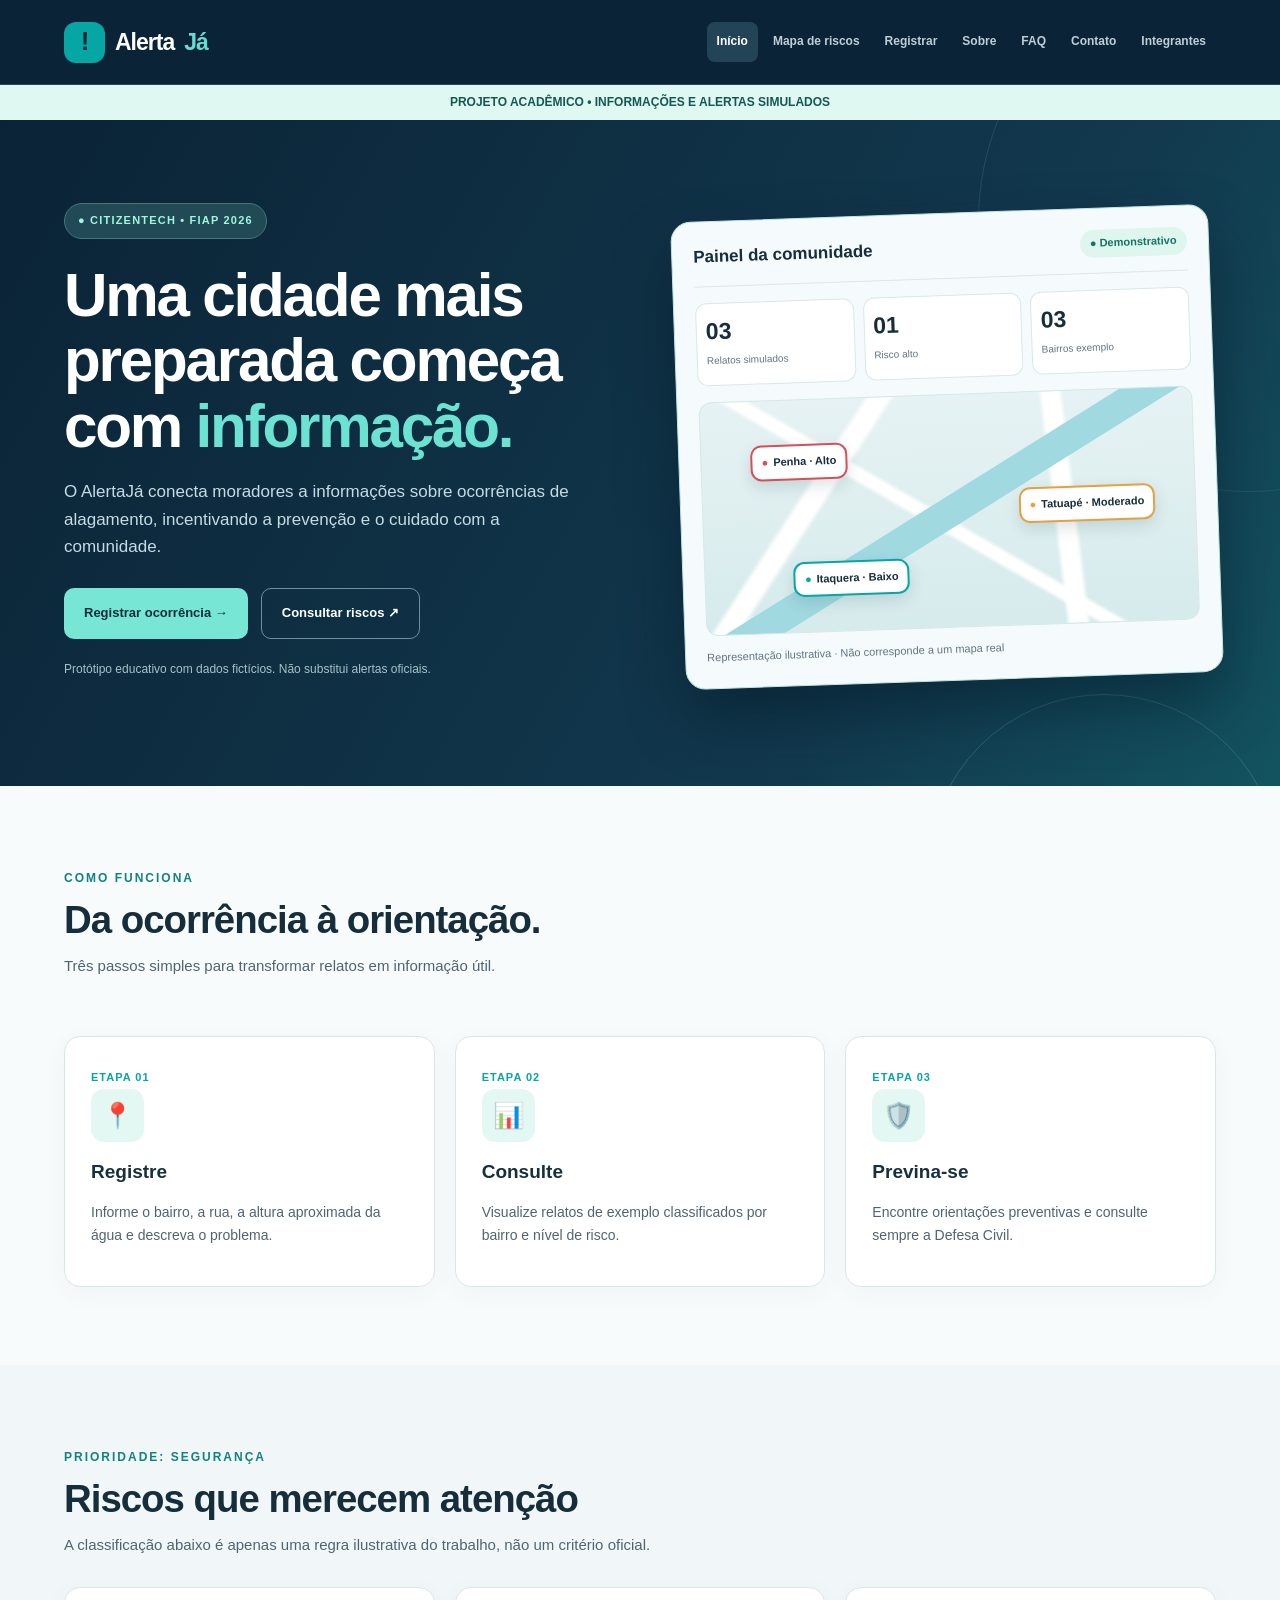
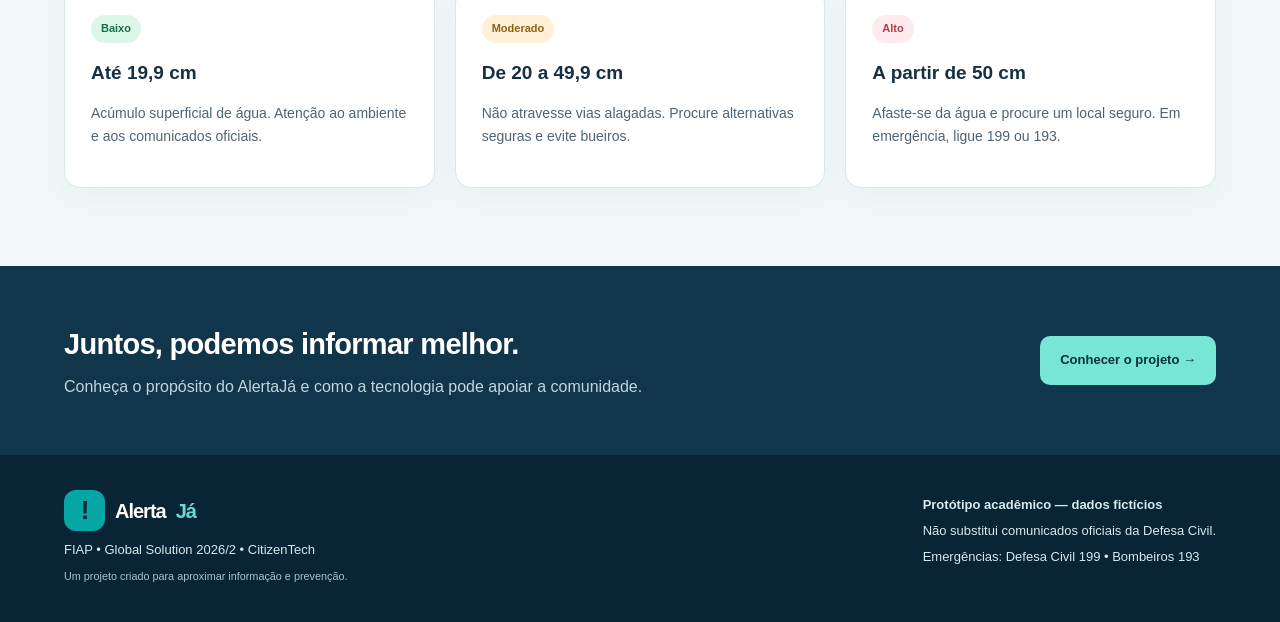
<file: AlertaJa-GlobalSolution-2026/index.html>
<!DOCTYPE html>
<html lang="pt-BR"><head><meta charset="utf-8"/><meta content="width=device-width, initial-scale=1" name="viewport"/><meta content="AlertaJá — protótipo acadêmico de prevenção e informação sobre alagamentos" name="description"/><title>Início | AlertaJá</title><link href="assets/icone.svg" rel="icon" type="image/svg+xml"/><link href="css/estilos.css" rel="stylesheet"/></head>
<body><header class="topo"><div class="container barra"><a class="marca" href="index.html"><span class="marca-sinal">!</span>Alerta<span class="destaque">Já</span></a><button aria-expanded="false" aria-label="Abrir ou fechar menu" class="menu-botao" id="botao-menu" type="button">☰</button><nav aria-label="Navegação principal" class="links" id="links-menu"><a aria-current="page" class="ativo" href="index.html">Início</a><a class="" href="mapa-riscos.html">Mapa de riscos</a><a class="" href="registrar-ocorrencia.html">Registrar</a><a class="" href="sobre.html">Sobre</a><a class="" href="faq.html">FAQ</a><a class="" href="contato.html">Contato</a><a class="" href="integrantes.html">Integrantes</a></nav></div></header>
<div class="strip">PROJETO ACADÊMICO • INFORMAÇÕES E ALERTAS SIMULADOS</div>
<section class="hero"><div class="container hero-grid"><div class="hero-conteudo"><span class="etiqueta">● CITIZENTECH • FIAP 2026</span><h1>Uma cidade mais preparada começa com <span>informação.</span></h1><p>O AlertaJá conecta moradores a informações sobre ocorrências de alagamento, incentivando a prevenção e o cuidado com a comunidade.</p><div class="botoes"><a class="botao claro" href="registrar-ocorrencia.html">Registrar ocorrência →</a><a class="botao outline" href="mapa-riscos.html">Consultar riscos ↗</a></div><p class="mini-info">Protótipo educativo com dados fictícios. Não substitui alertas oficiais.</p></div><div class="hero-visual"><div class="dashboard"><div class="dash-head"><strong>Painel da comunidade</strong><span class="pill">● Demonstrativo</span></div><div class="dash-stats"><div class="stat"><b>03</b><small>Relatos simulados</small></div><div class="stat"><b>01</b><small>Risco alto</small></div><div class="stat"><b>03</b><small>Bairros exemplo</small></div></div><div class="map-visual"><div class="river"></div><a class="pin p1 risco-alto" href="mapa-riscos.html" title="Consultar ocorrências">Penha · Alto</a><a class="pin p2 risco-medio" href="mapa-riscos.html" title="Consultar ocorrências">Tatuapé · Moderado</a><a class="pin p3" href="mapa-riscos.html" title="Consultar ocorrências">Itaquera · Baixo</a></div><div class="dash-bottom">Representação ilustrativa · Não corresponde a um mapa real</div></div></div></div></section><main><section class="secao"><div class="container"><span class="eyebrow">COMO FUNCIONA</span><div class="cabecalho-secao"><div><h2>Da ocorrência à orientação.</h2><p class="subtitulo">Três passos simples para transformar relatos em informação útil.</p></div></div><div class="grade"><article class="cartao"><span class="numero">ETAPA 01</span><div class="icone">📍</div><h3>Registre</h3><p>Informe o bairro, a rua, a altura aproximada da água e descreva o problema.</p></article><article class="cartao"><span class="numero">ETAPA 02</span><div class="icone">📊</div><h3>Consulte</h3><p>Visualize relatos de exemplo classificados por bairro e nível de risco.</p></article><article class="cartao"><span class="numero">ETAPA 03</span><div class="icone">🛡️</div><h3>Previna-se</h3><p>Encontre orientações preventivas e consulte sempre a Defesa Civil.</p></article></div></div></section><section class="secao secao-fundo"><div class="container"><span class="eyebrow">PRIORIDADE: SEGURANÇA</span><h2>Riscos que merecem atenção</h2><p class="subtitulo">A classificação abaixo é apenas uma regra ilustrativa do trabalho, não um critério oficial.</p><div class="grade"><article class="cartao"><span class="risco baixo">Baixo</span><h3>Até 19,9 cm</h3><p>Acúmulo superficial de água. Atenção ao ambiente e aos comunicados oficiais.</p></article><article class="cartao"><span class="risco moderado">Moderado</span><h3>De 20 a 49,9 cm</h3><p>Não atravesse vias alagadas. Procure alternativas seguras e evite bueiros.</p></article><article class="cartao"><span class="risco alto">Alto</span><h3>A partir de 50 cm</h3><p>Afaste-se da água e procure um local seguro. Em emergência, ligue 199 ou 193.</p></article></div></div></section><section class="faixa"><div class="container faixa-conteudo"><div><h2>Juntos, podemos informar melhor.</h2><p>Conheça o propósito do AlertaJá e como a tecnologia pode apoiar a comunidade.</p></div><a class="botao claro" href="sobre.html">Conhecer o projeto →</a></div></section></main>

<footer class="rodape"><div class="container"><div><a class="marca" href="index.html"><span class="marca-sinal">!</span>Alerta<span class="destaque">Já</span></a><p>FIAP • Global Solution 2026/2 • CitizenTech</p><small>Um projeto criado para aproximar informação e prevenção.</small></div><div><p><strong>Protótipo acadêmico — dados fictícios</strong></p><p>Não substitui comunicados oficiais da Defesa Civil.</p><p>Emergências: Defesa Civil 199 • Bombeiros 193</p></div></div></footer><script defer="True" src="js/main.js"></script></body></html>
</file>
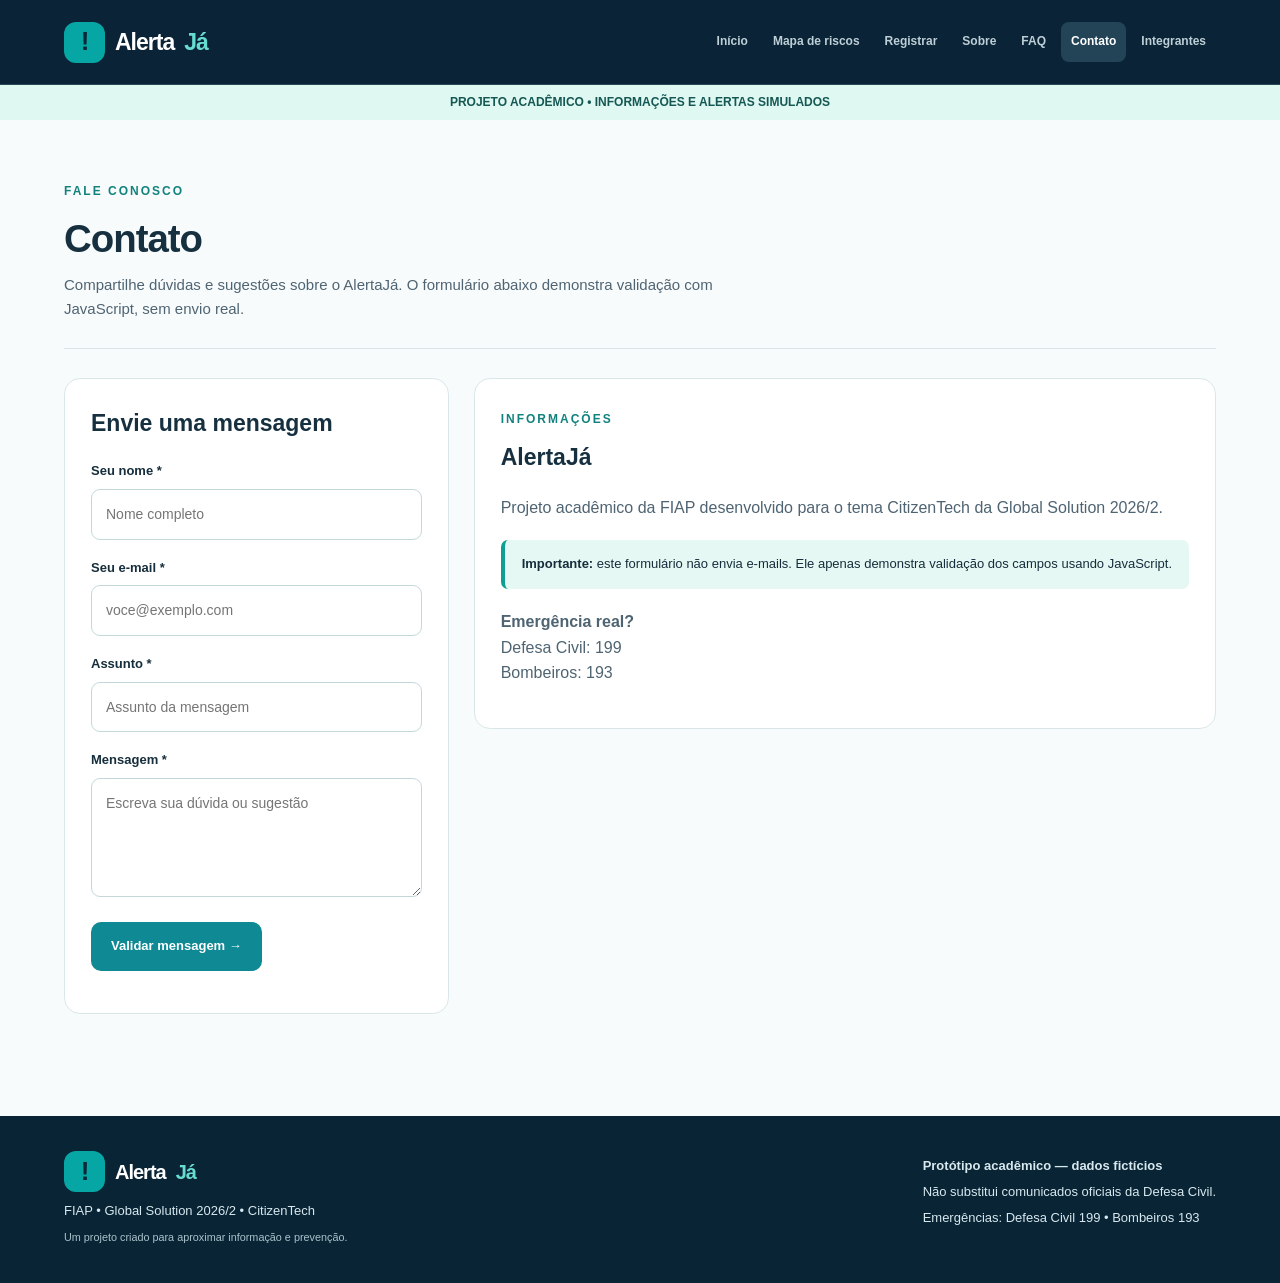
<file: AlertaJa-GlobalSolution-2026/contato.html>
<!DOCTYPE html>
<html lang="pt-BR"><head><meta charset="utf-8"/><meta content="width=device-width, initial-scale=1" name="viewport"/><meta content="AlertaJá — protótipo acadêmico de prevenção e informação sobre alagamentos" name="description"/><title>Contato | AlertaJá</title><link href="assets/icone.svg" rel="icon" type="image/svg+xml"/><link href="css/estilos.css" rel="stylesheet"/></head>
<body><header class="topo"><div class="container barra"><a class="marca" href="index.html"><span class="marca-sinal">!</span>Alerta<span class="destaque">Já</span></a><button aria-expanded="false" aria-label="Abrir ou fechar menu" class="menu-botao" id="botao-menu" type="button">☰</button><nav aria-label="Navegação principal" class="links" id="links-menu"><a class="" href="index.html">Início</a><a class="" href="mapa-riscos.html">Mapa de riscos</a><a class="" href="registrar-ocorrencia.html">Registrar</a><a class="" href="sobre.html">Sobre</a><a class="" href="faq.html">FAQ</a><a aria-current="page" class="ativo" href="contato.html">Contato</a><a class="" href="integrantes.html">Integrantes</a></nav></div></header>
<div class="strip">PROJETO ACADÊMICO • INFORMAÇÕES E ALERTAS SIMULADOS</div><main class="pagina"><div class="container"><div class="pagina-titulo"><span class="eyebrow">FALE CONOSCO</span><h1>Contato</h1><p class="intro">Compartilhe dúvidas e sugestões sobre o AlertaJá. O formulário abaixo demonstra validação com JavaScript, sem envio real.</p></div><div class="duas-colunas"><div class="painel"><h2>Envie uma mensagem</h2><form class="formulario" id="form-contato" novalidate=""><div class="campo"><label for="nome">Seu nome *</label><input id="nome" placeholder="Nome completo" required="" type="text"/></div><div class="campo"><label for="email">Seu e-mail *</label><input id="email" placeholder="voce@exemplo.com" required="" type="email"/></div><div class="campo"><label for="assunto">Assunto *</label><input id="assunto" minlength="3" placeholder="Assunto da mensagem" required="True" type="text"/></div><div class="campo"><label for="mensagem">Mensagem *</label><textarea id="mensagem" placeholder="Escreva sua dúvida ou sugestão" required=""></textarea></div><button class="botao" type="submit">Validar mensagem →</button><p class="mensagem" id="resposta-contato" role="status"></p></form></div><aside class="painel"><span class="eyebrow">INFORMAÇÕES</span><h2>AlertaJá</h2><p>Projeto acadêmico da FIAP desenvolvido para o tema CitizenTech da Global Solution 2026/2.</p><div class="aviso"><strong>Importante:</strong> este formulário não envia e-mails. Ele apenas demonstra validação dos campos usando JavaScript.</div><p><strong>Emergência real?</strong><br/>Defesa Civil: 199<br/>Bombeiros: 193</p></aside></div></div></main>
<footer class="rodape"><div class="container"><div><a class="marca" href="index.html"><span class="marca-sinal">!</span>Alerta<span class="destaque">Já</span></a><p>FIAP • Global Solution 2026/2 • CitizenTech</p><small>Um projeto criado para aproximar informação e prevenção.</small></div><div><p><strong>Protótipo acadêmico — dados fictícios</strong></p><p>Não substitui comunicados oficiais da Defesa Civil.</p><p>Emergências: Defesa Civil 199 • Bombeiros 193</p></div></div></footer><script defer="True" src="js/main.js"></script></body></html>
</file>
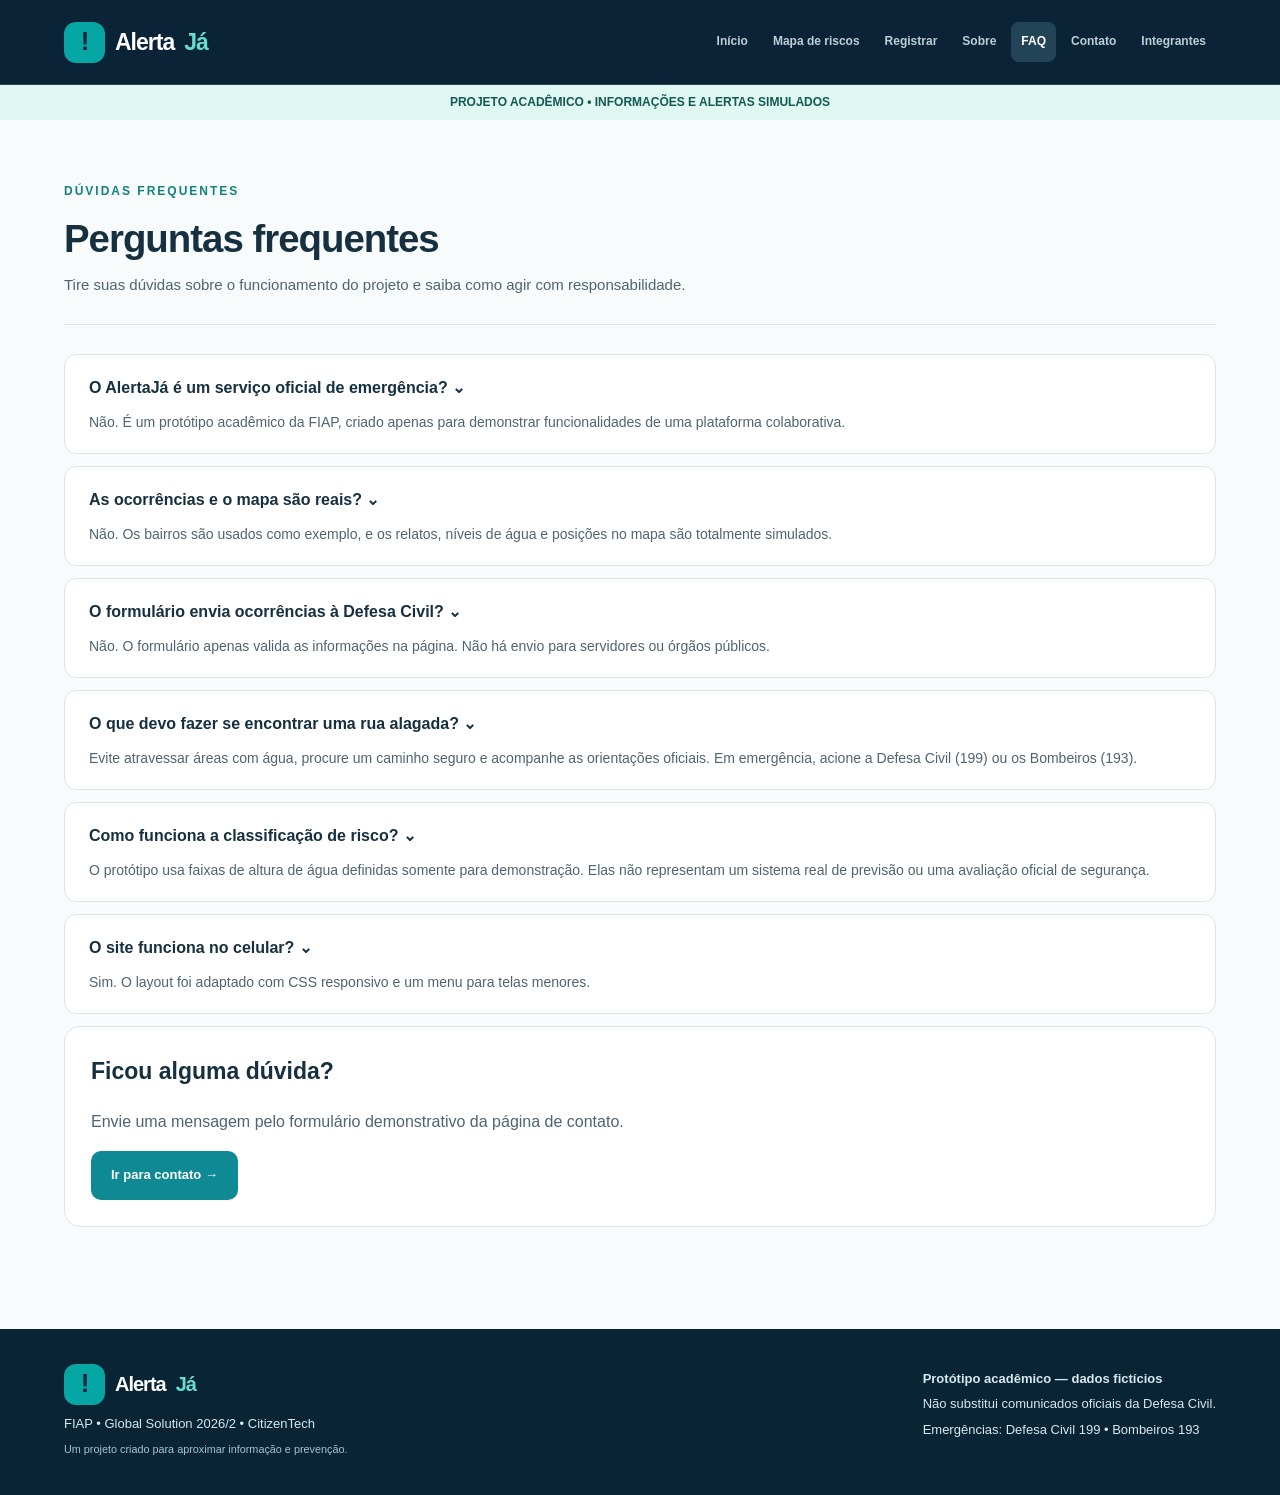
<file: AlertaJa-GlobalSolution-2026/faq.html>
<!DOCTYPE html>
<html lang="pt-BR"><head><meta charset="utf-8"/><meta content="width=device-width, initial-scale=1" name="viewport"/><meta content="AlertaJá — protótipo acadêmico de prevenção e informação sobre alagamentos" name="description"/><title>Perguntas frequentes | AlertaJá</title><link href="assets/icone.svg" rel="icon" type="image/svg+xml"/><link href="css/estilos.css" rel="stylesheet"/></head>
<body><header class="topo"><div class="container barra"><a class="marca" href="index.html"><span class="marca-sinal">!</span>Alerta<span class="destaque">Já</span></a><button aria-expanded="false" aria-label="Abrir ou fechar menu" class="menu-botao" id="botao-menu" type="button">☰</button><nav aria-label="Navegação principal" class="links" id="links-menu"><a class="" href="index.html">Início</a><a class="" href="mapa-riscos.html">Mapa de riscos</a><a class="" href="registrar-ocorrencia.html">Registrar</a><a class="" href="sobre.html">Sobre</a><a aria-current="page" class="ativo" href="faq.html">FAQ</a><a class="" href="contato.html">Contato</a><a class="" href="integrantes.html">Integrantes</a></nav></div></header>
<div class="strip">PROJETO ACADÊMICO • INFORMAÇÕES E ALERTAS SIMULADOS</div><main class="pagina"><div class="container"><div class="pagina-titulo"><span class="eyebrow">DÚVIDAS FREQUENTES</span><h1>Perguntas frequentes</h1><p class="intro">Tire suas dúvidas sobre o funcionamento do projeto e saiba como agir com responsabilidade.</p></div><div class="pergunta"><button aria-expanded="true" class="pergunta-botao" type="button">O AlertaJá é um serviço oficial de emergência? <span aria-hidden="true">⌄</span></button><p class="resposta-faq">Não. É um protótipo acadêmico da FIAP, criado apenas para demonstrar funcionalidades de uma plataforma colaborativa.</p></div><div class="pergunta"><button aria-expanded="true" class="pergunta-botao" type="button">As ocorrências e o mapa são reais? <span aria-hidden="true">⌄</span></button><p class="resposta-faq">Não. Os bairros são usados como exemplo, e os relatos, níveis de água e posições no mapa são totalmente simulados.</p></div><div class="pergunta"><button aria-expanded="true" class="pergunta-botao" type="button">O formulário envia ocorrências à Defesa Civil? <span aria-hidden="true">⌄</span></button><p class="resposta-faq">Não. O formulário apenas valida as informações na página. Não há envio para servidores ou órgãos públicos.</p></div><div class="pergunta"><button aria-expanded="true" class="pergunta-botao" type="button">O que devo fazer se encontrar uma rua alagada? <span aria-hidden="true">⌄</span></button><p class="resposta-faq">Evite atravessar áreas com água, procure um caminho seguro e acompanhe as orientações oficiais. Em emergência, acione a Defesa Civil (199) ou os Bombeiros (193).</p></div><div class="pergunta"><button aria-expanded="true" class="pergunta-botao" type="button">Como funciona a classificação de risco? <span aria-hidden="true">⌄</span></button><p class="resposta-faq">O protótipo usa faixas de altura de água definidas somente para demonstração. Elas não representam um sistema real de previsão ou uma avaliação oficial de segurança.</p></div><div class="pergunta"><button aria-expanded="true" class="pergunta-botao" type="button">O site funciona no celular? <span aria-hidden="true">⌄</span></button><p class="resposta-faq">Sim. O layout foi adaptado com CSS responsivo e um menu para telas menores.</p></div><div class="painel"><h2>Ficou alguma dúvida?</h2><p>Envie uma mensagem pelo formulário demonstrativo da página de contato.</p><a class="botao" href="contato.html">Ir para contato →</a></div></div></main>
<footer class="rodape"><div class="container"><div><a class="marca" href="index.html"><span class="marca-sinal">!</span>Alerta<span class="destaque">Já</span></a><p>FIAP • Global Solution 2026/2 • CitizenTech</p><small>Um projeto criado para aproximar informação e prevenção.</small></div><div><p><strong>Protótipo acadêmico — dados fictícios</strong></p><p>Não substitui comunicados oficiais da Defesa Civil.</p><p>Emergências: Defesa Civil 199 • Bombeiros 193</p></div></div></footer><script defer="True" src="js/main.js"></script></body></html>
</file>
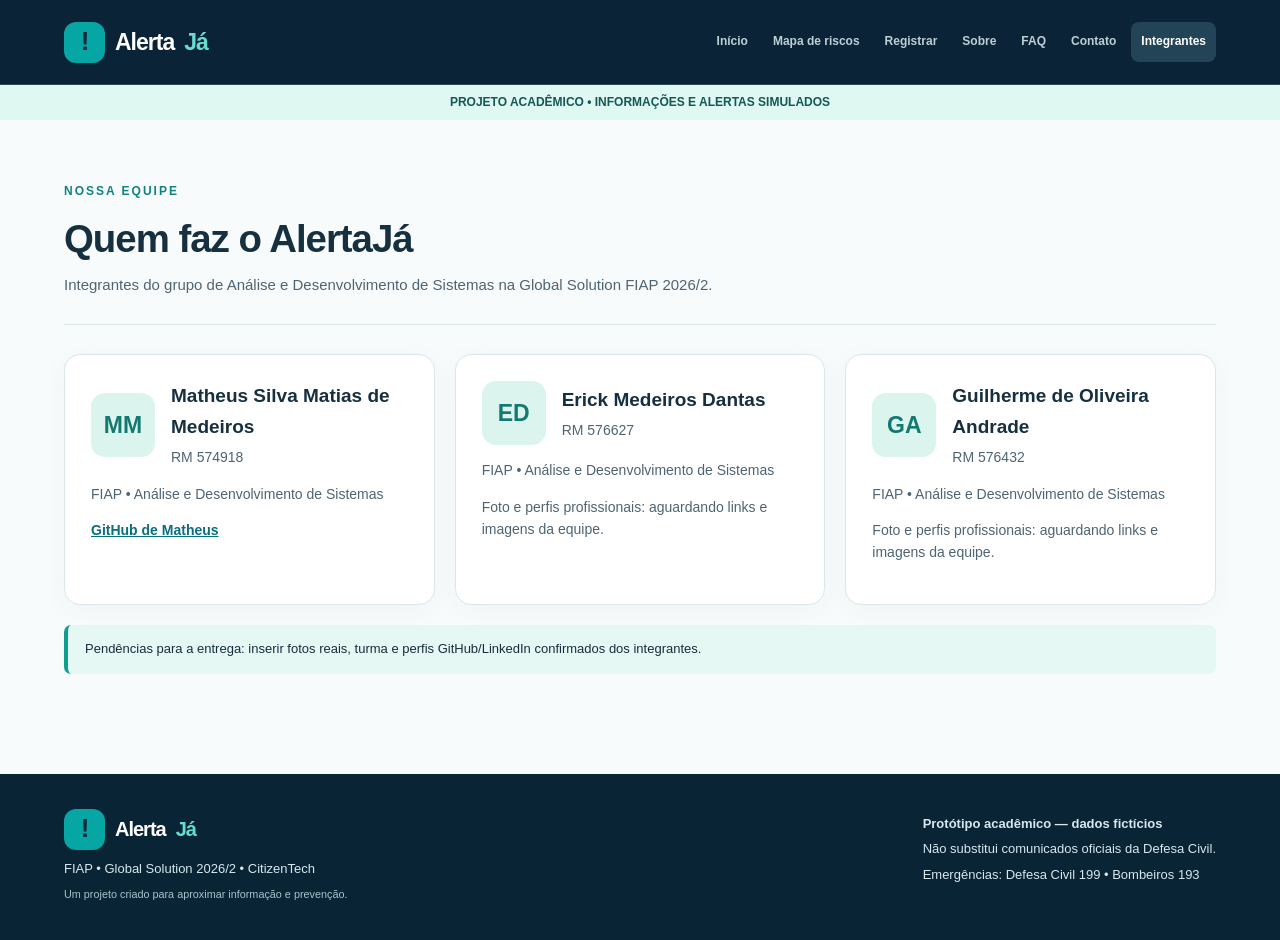
<file: AlertaJa-GlobalSolution-2026/integrantes.html>
<!DOCTYPE html>
<html lang="pt-BR"><head><meta charset="utf-8"/><meta content="width=device-width, initial-scale=1" name="viewport"/><meta content="AlertaJá — protótipo acadêmico de prevenção e informação sobre alagamentos" name="description"/><title>Integrantes | AlertaJá</title><link href="assets/icone.svg" rel="icon" type="image/svg+xml"/><link href="css/estilos.css" rel="stylesheet"/></head>
<body><header class="topo"><div class="container barra"><a class="marca" href="index.html"><span class="marca-sinal">!</span>Alerta<span class="destaque">Já</span></a><button aria-expanded="false" aria-label="Abrir ou fechar menu" class="menu-botao" id="botao-menu" type="button">☰</button><nav aria-label="Navegação principal" class="links" id="links-menu"><a class="" href="index.html">Início</a><a class="" href="mapa-riscos.html">Mapa de riscos</a><a class="" href="registrar-ocorrencia.html">Registrar</a><a class="" href="sobre.html">Sobre</a><a class="" href="faq.html">FAQ</a><a class="" href="contato.html">Contato</a><a aria-current="page" class="ativo" href="integrantes.html">Integrantes</a></nav></div></header>
<div class="strip">PROJETO ACADÊMICO • INFORMAÇÕES E ALERTAS SIMULADOS</div><main class="pagina"><div class="container"><div class="pagina-titulo"><span class="eyebrow">NOSSA EQUIPE</span><h1>Quem faz o AlertaJá</h1><p class="intro">Integrantes do grupo de Análise e Desenvolvimento de Sistemas na Global Solution FIAP 2026/2.</p></div><div class="grade"><article class="cartao"><div class="equipe"><div class="avatar">MM</div><div><h3>Matheus Silva Matias de Medeiros</h3><p>RM 574918</p></div></div><p>FIAP • Análise e Desenvolvimento de Sistemas</p><p class="equipe-links"><a href="https://github.com/matheusmmedeiros21-create" rel="noopener noreferrer" target="_blank">GitHub de Matheus</a></p></article><article class="cartao"><div class="equipe"><div class="avatar">ED</div><div><h3>Erick Medeiros Dantas</h3><p>RM 576627</p></div></div><p>FIAP • Análise e Desenvolvimento de Sistemas</p><p class="auxiliar">Foto e perfis profissionais: aguardando links e imagens da equipe.</p></article><article class="cartao"><div class="equipe"><div class="avatar">GA</div><div><h3>Guilherme de Oliveira Andrade</h3><p>RM 576432</p></div></div><p>FIAP • Análise e Desenvolvimento de Sistemas</p><p class="auxiliar">Foto e perfis profissionais: aguardando links e imagens da equipe.</p></article></div><div class="aviso">Pendências para a entrega: inserir fotos reais, turma e perfis GitHub/LinkedIn confirmados dos integrantes.</div></div></main>
<footer class="rodape"><div class="container"><div><a class="marca" href="index.html"><span class="marca-sinal">!</span>Alerta<span class="destaque">Já</span></a><p>FIAP • Global Solution 2026/2 • CitizenTech</p><small>Um projeto criado para aproximar informação e prevenção.</small></div><div><p><strong>Protótipo acadêmico — dados fictícios</strong></p><p>Não substitui comunicados oficiais da Defesa Civil.</p><p>Emergências: Defesa Civil 199 • Bombeiros 193</p></div></div></footer><script defer="True" src="js/main.js"></script></body></html>
</file>
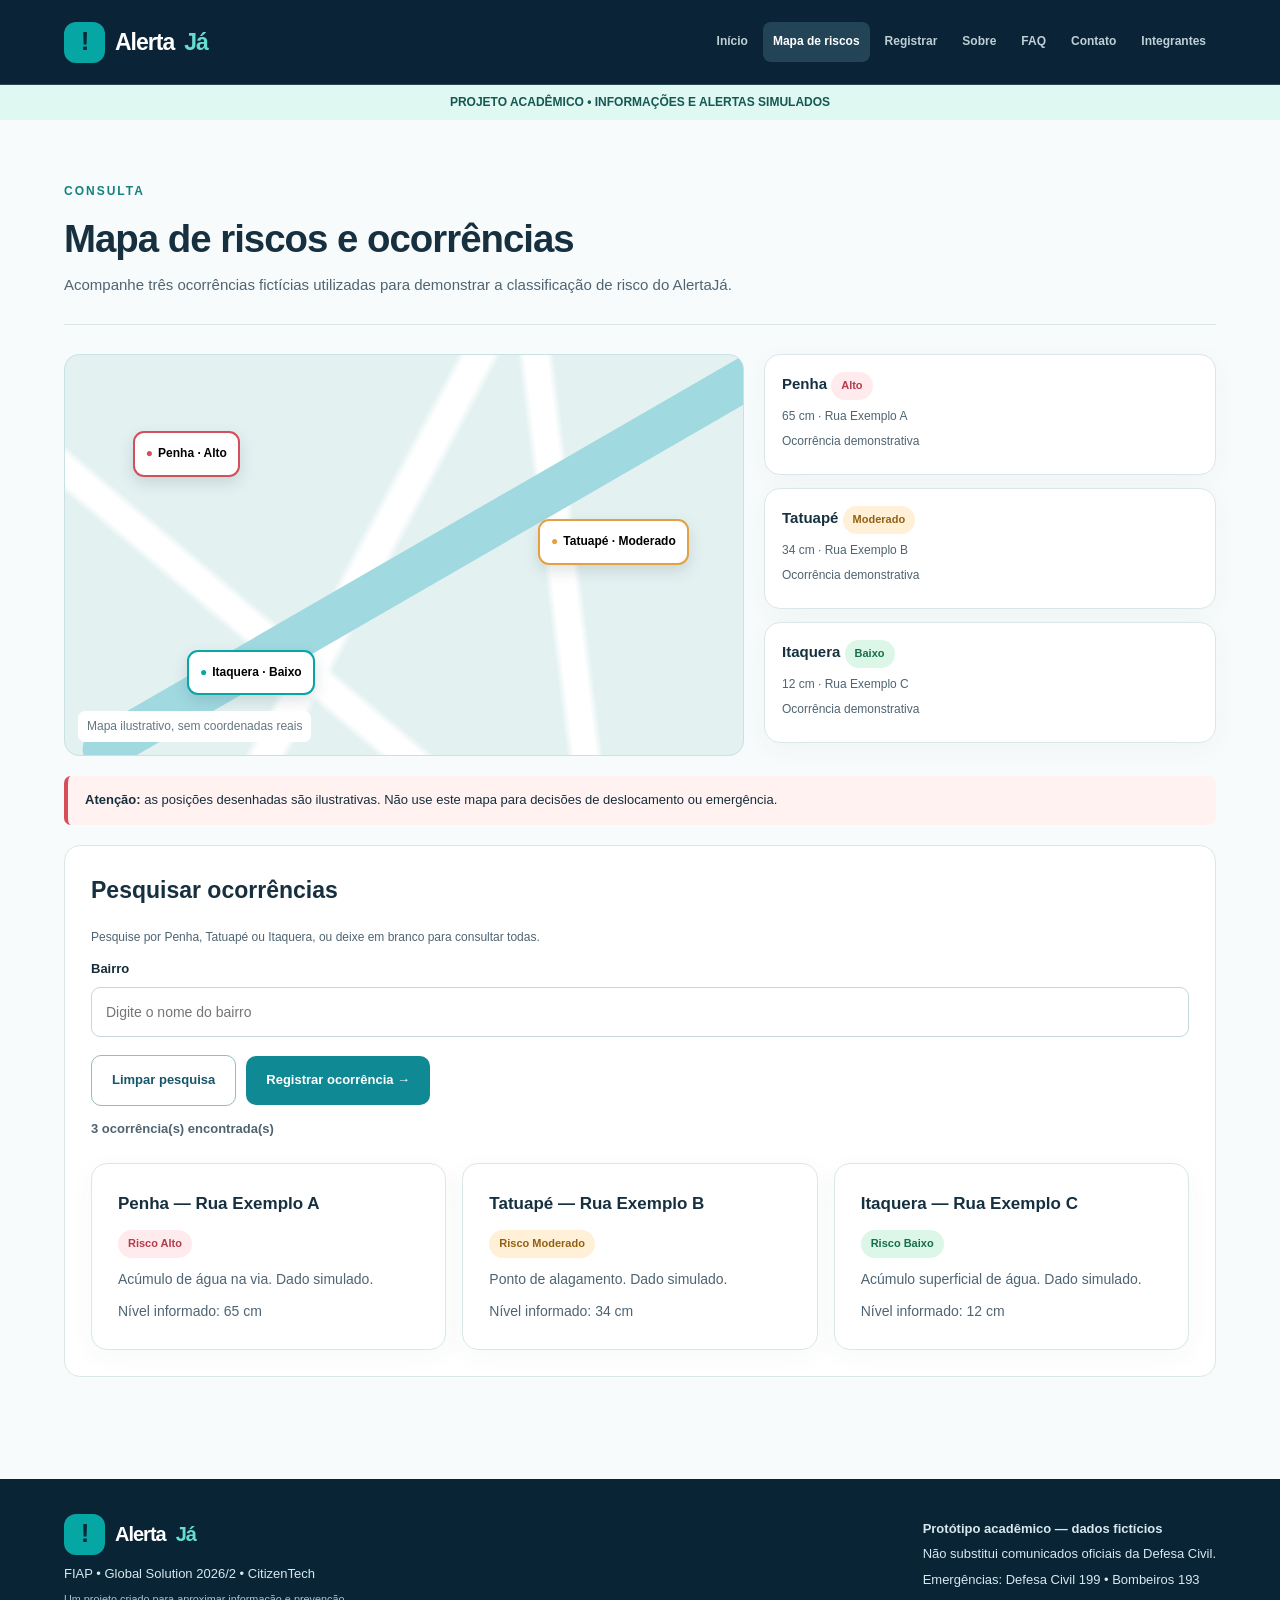
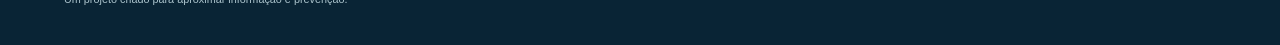
<file: AlertaJa-GlobalSolution-2026/mapa-riscos.html>
<!DOCTYPE html>
<html lang="pt-BR"><head><meta charset="utf-8"/><meta content="width=device-width, initial-scale=1" name="viewport"/><meta content="AlertaJá — protótipo acadêmico de prevenção e informação sobre alagamentos" name="description"/><title>Mapa de riscos | AlertaJá</title><link href="assets/icone.svg" rel="icon" type="image/svg+xml"/><link href="css/estilos.css" rel="stylesheet"/></head>
<body><header class="topo"><div class="container barra"><a class="marca" href="index.html"><span class="marca-sinal">!</span>Alerta<span class="destaque">Já</span></a><button aria-expanded="false" aria-label="Abrir ou fechar menu" class="menu-botao" id="botao-menu" type="button">☰</button><nav aria-label="Navegação principal" class="links" id="links-menu"><a class="" href="index.html">Início</a><a aria-current="page" class="ativo" href="mapa-riscos.html">Mapa de riscos</a><a class="" href="registrar-ocorrencia.html">Registrar</a><a class="" href="sobre.html">Sobre</a><a class="" href="faq.html">FAQ</a><a class="" href="contato.html">Contato</a><a class="" href="integrantes.html">Integrantes</a></nav></div></header>
<div class="strip">PROJETO ACADÊMICO • INFORMAÇÕES E ALERTAS SIMULADOS</div><main class="pagina"><div class="container"><div class="pagina-titulo"><span class="eyebrow">CONSULTA</span><h1>Mapa de riscos e ocorrências</h1><p class="intro">Acompanhe três ocorrências fictícias utilizadas para demonstrar a classificação de risco do AlertaJá.</p></div><div class="mapa-painel"><div class="mapa-grande"><div class="river"></div><button aria-label="Filtrar ocorrências demonstrativas de Penha" class="pin p1 risco-alto pin-botao" data-bairro="Penha" type="button">Penha · Alto</button><button aria-label="Filtrar ocorrências demonstrativas de Tatuape" class="pin p2 risco-medio pin-botao" data-bairro="Tatuape" type="button">Tatuapé · Moderado</button><button aria-label="Filtrar ocorrências demonstrativas de Itaquera" class="pin p3 pin-botao" data-bairro="Itaquera" type="button">Itaquera · Baixo</button><span class="rotulo-mapa">Mapa ilustrativo, sem coordenadas reais</span></div><aside class="mapa-lateral"><div class="cartao"><h3>Penha <span class="risco alto">Alto</span></h3><p>65 cm · Rua Exemplo A</p><p>Ocorrência demonstrativa</p></div><div class="cartao"><h3>Tatuapé <span class="risco moderado">Moderado</span></h3><p>34 cm · Rua Exemplo B</p><p>Ocorrência demonstrativa</p></div><div class="cartao"><h3>Itaquera <span class="risco baixo">Baixo</span></h3><p>12 cm · Rua Exemplo C</p><p>Ocorrência demonstrativa</p></div></aside></div><div class="aviso perigo"><strong>Atenção:</strong> as posições desenhadas são ilustrativas. Não use este mapa para decisões de deslocamento ou emergência.</div><section class="painel"><h2>Pesquisar ocorrências</h2><p class="pequeno">Pesquise por Penha, Tatuapé ou Itaquera, ou deixe em branco para consultar todas.</p><div class="campo"><label for="filtro-bairro">Bairro</label><input id="filtro-bairro" placeholder="Digite o nome do bairro" type="text"/></div><div class="botoes-formulario"><button class="botao secundario" id="limpar-filtro" type="button">Limpar pesquisa</button><a class="botao" href="registrar-ocorrencia.html">Registrar ocorrência →</a></div><p class="contador" id="contador"></p><div class="lista-ocorrencias" id="lista-ocorrencias"></div></section></div></main>
<footer class="rodape"><div class="container"><div><a class="marca" href="index.html"><span class="marca-sinal">!</span>Alerta<span class="destaque">Já</span></a><p>FIAP • Global Solution 2026/2 • CitizenTech</p><small>Um projeto criado para aproximar informação e prevenção.</small></div><div><p><strong>Protótipo acadêmico — dados fictícios</strong></p><p>Não substitui comunicados oficiais da Defesa Civil.</p><p>Emergências: Defesa Civil 199 • Bombeiros 193</p></div></div></footer><script defer="True" src="js/main.js"></script></body></html>
</file>
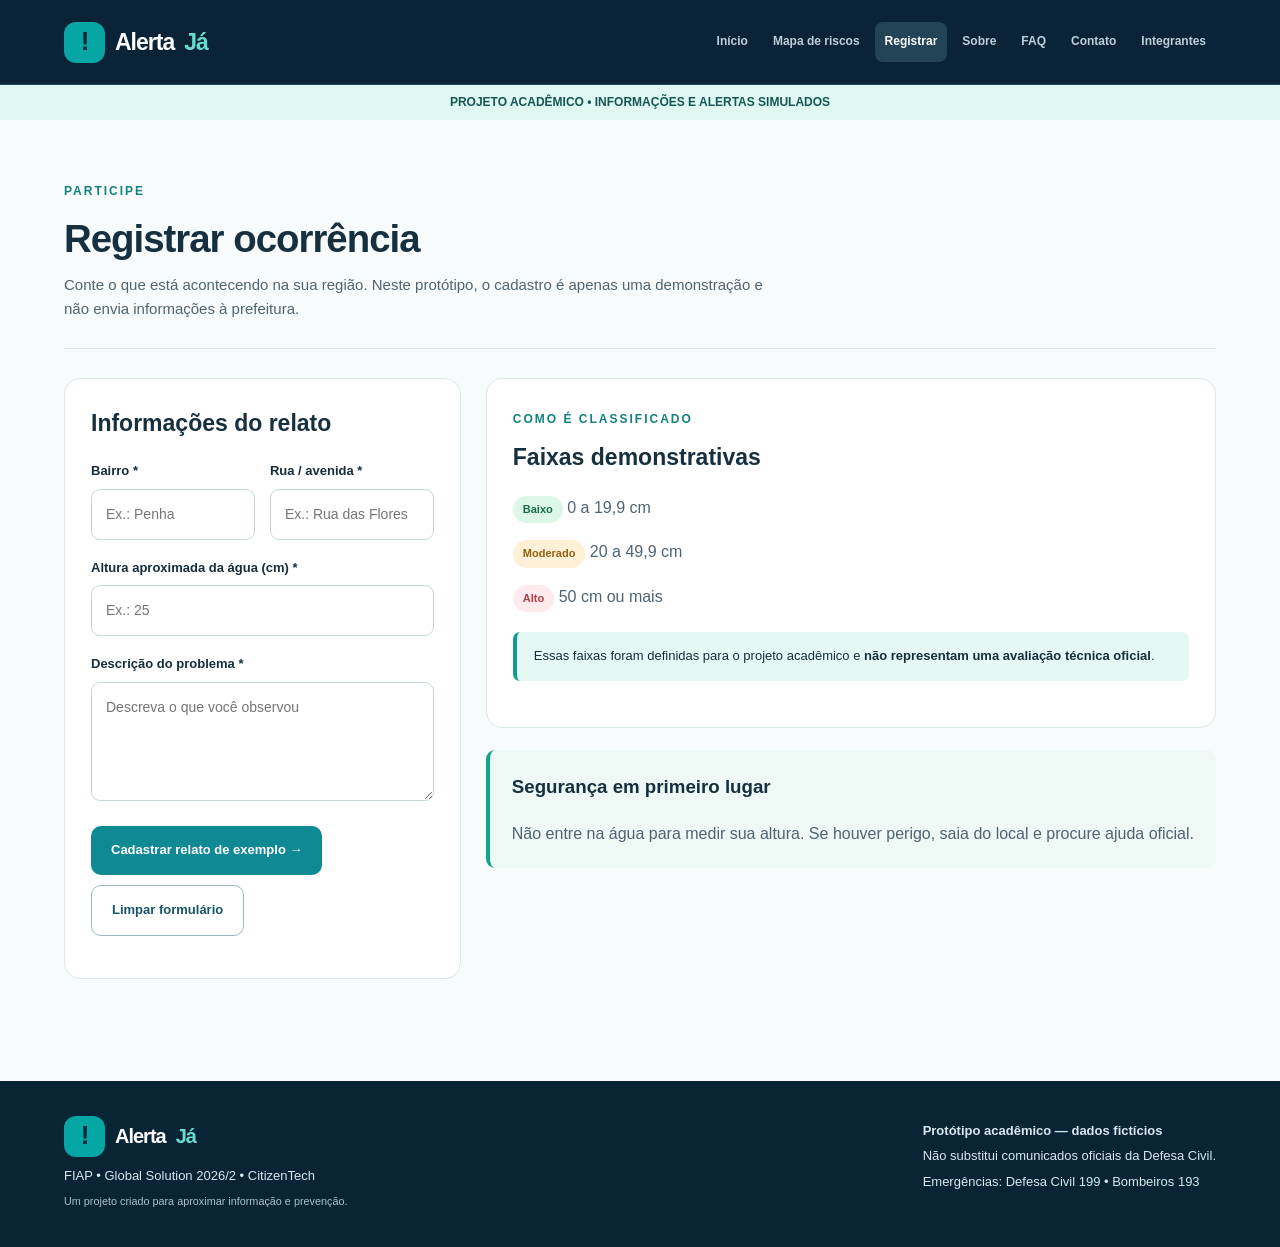
<file: AlertaJa-GlobalSolution-2026/registrar-ocorrencia.html>
<!DOCTYPE html>
<html lang="pt-BR"><head><meta charset="utf-8"/><meta content="width=device-width, initial-scale=1" name="viewport"/><meta content="AlertaJá — protótipo acadêmico de prevenção e informação sobre alagamentos" name="description"/><title>Registrar ocorrência | AlertaJá</title><link href="assets/icone.svg" rel="icon" type="image/svg+xml"/><link href="css/estilos.css" rel="stylesheet"/></head>
<body><header class="topo"><div class="container barra"><a class="marca" href="index.html"><span class="marca-sinal">!</span>Alerta<span class="destaque">Já</span></a><button aria-expanded="false" aria-label="Abrir ou fechar menu" class="menu-botao" id="botao-menu" type="button">☰</button><nav aria-label="Navegação principal" class="links" id="links-menu"><a class="" href="index.html">Início</a><a class="" href="mapa-riscos.html">Mapa de riscos</a><a aria-current="page" class="ativo" href="registrar-ocorrencia.html">Registrar</a><a class="" href="sobre.html">Sobre</a><a class="" href="faq.html">FAQ</a><a class="" href="contato.html">Contato</a><a class="" href="integrantes.html">Integrantes</a></nav></div></header>
<div class="strip">PROJETO ACADÊMICO • INFORMAÇÕES E ALERTAS SIMULADOS</div><main class="pagina"><div class="container"><div class="pagina-titulo"><span class="eyebrow">PARTICIPE</span><h1>Registrar ocorrência</h1><p class="intro">Conte o que está acontecendo na sua região. Neste protótipo, o cadastro é apenas uma demonstração e não envia informações à prefeitura.</p></div><div class="duas-colunas"><div class="painel"><h2>Informações do relato</h2><form class="formulario" id="form-ocorrencia" novalidate=""><div class="form-linha"><div class="campo"><label for="bairro">Bairro *</label><input id="bairro" placeholder="Ex.: Penha" required="" type="text"/></div><div class="campo"><label for="rua">Rua / avenida *</label><input id="rua" placeholder="Ex.: Rua das Flores" required="" type="text"/></div></div><div class="campo"><label for="nivel">Altura aproximada da água (cm) *</label><input id="nivel" max="500" min="0" placeholder="Ex.: 25" required="" type="number"/></div><div class="campo"><label for="descricao">Descrição do problema *</label><textarea id="descricao" placeholder="Descreva o que você observou" required=""></textarea></div><div class="botoes-formulario"><button class="botao" type="submit">Cadastrar relato de exemplo →</button><button class="botao secundario" id="novo-relato" type="button">Limpar formulário</button></div><p class="mensagem" id="resposta-ocorrencia" role="status"></p><div aria-live="polite" id="relato-criado"></div></form></div><aside><div class="painel"><span class="eyebrow">COMO É CLASSIFICADO</span><h2>Faixas demonstrativas</h2><p><span class="risco baixo">Baixo</span> 0 a 19,9 cm</p><p><span class="risco moderado">Moderado</span> 20 a 49,9 cm</p><p><span class="risco alto">Alto</span> 50 cm ou mais</p><div class="aviso">Essas faixas foram definidas para o projeto acadêmico e <strong>não representam uma avaliação técnica oficial</strong>.</div></div><div class="seguranca"><h3>Segurança em primeiro lugar</h3><p>Não entre na água para medir sua altura. Se houver perigo, saia do local e procure ajuda oficial.</p></div></aside></div></div></main>
<footer class="rodape"><div class="container"><div><a class="marca" href="index.html"><span class="marca-sinal">!</span>Alerta<span class="destaque">Já</span></a><p>FIAP • Global Solution 2026/2 • CitizenTech</p><small>Um projeto criado para aproximar informação e prevenção.</small></div><div><p><strong>Protótipo acadêmico — dados fictícios</strong></p><p>Não substitui comunicados oficiais da Defesa Civil.</p><p>Emergências: Defesa Civil 199 • Bombeiros 193</p></div></div></footer><script defer="True" src="js/main.js"></script></body></html>
</file>
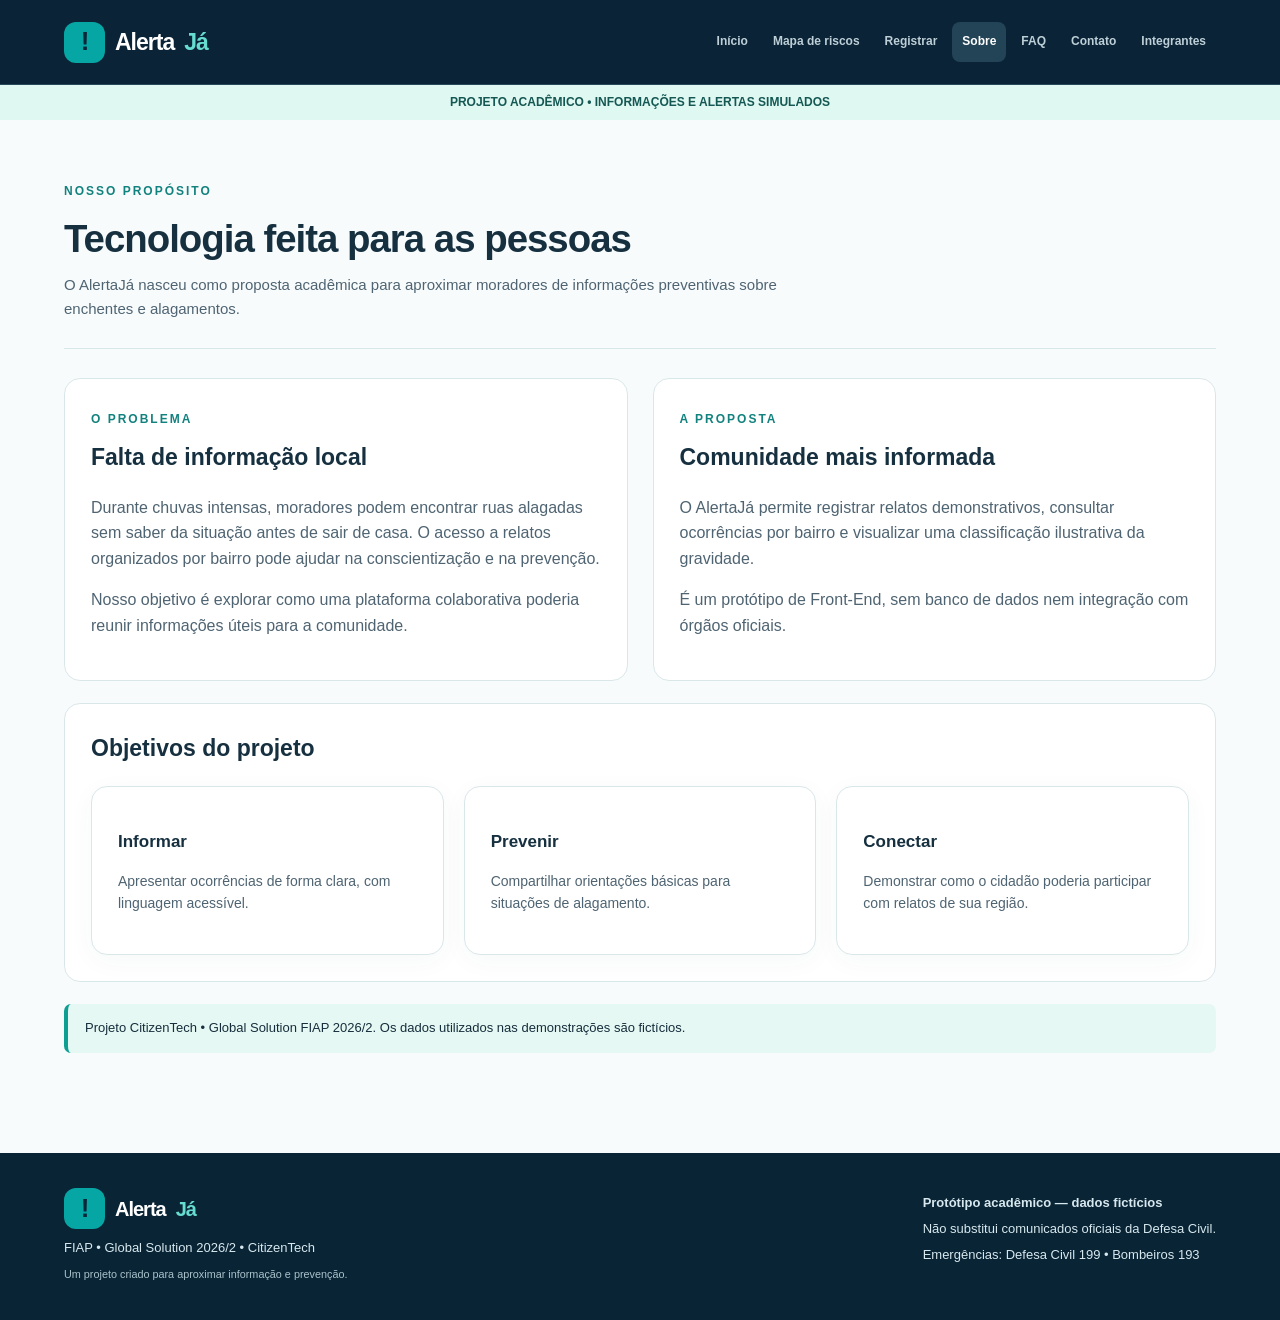
<file: AlertaJa-GlobalSolution-2026/sobre.html>
<!DOCTYPE html>
<html lang="pt-BR"><head><meta charset="utf-8"/><meta content="width=device-width, initial-scale=1" name="viewport"/><meta content="AlertaJá — protótipo acadêmico de prevenção e informação sobre alagamentos" name="description"/><title>Sobre | AlertaJá</title><link href="assets/icone.svg" rel="icon" type="image/svg+xml"/><link href="css/estilos.css" rel="stylesheet"/></head>
<body><header class="topo"><div class="container barra"><a class="marca" href="index.html"><span class="marca-sinal">!</span>Alerta<span class="destaque">Já</span></a><button aria-expanded="false" aria-label="Abrir ou fechar menu" class="menu-botao" id="botao-menu" type="button">☰</button><nav aria-label="Navegação principal" class="links" id="links-menu"><a class="" href="index.html">Início</a><a class="" href="mapa-riscos.html">Mapa de riscos</a><a class="" href="registrar-ocorrencia.html">Registrar</a><a aria-current="page" class="ativo" href="sobre.html">Sobre</a><a class="" href="faq.html">FAQ</a><a class="" href="contato.html">Contato</a><a class="" href="integrantes.html">Integrantes</a></nav></div></header>
<div class="strip">PROJETO ACADÊMICO • INFORMAÇÕES E ALERTAS SIMULADOS</div><main class="pagina"><div class="container"><div class="pagina-titulo"><span class="eyebrow">NOSSO PROPÓSITO</span><h1>Tecnologia feita para as pessoas</h1><p class="intro">O AlertaJá nasceu como proposta acadêmica para aproximar moradores de informações preventivas sobre enchentes e alagamentos.</p></div><div class="duas-colunas"><div class="painel"><span class="eyebrow">O PROBLEMA</span><h2>Falta de informação local</h2><p>Durante chuvas intensas, moradores podem encontrar ruas alagadas sem saber da situação antes de sair de casa. O acesso a relatos organizados por bairro pode ajudar na conscientização e na prevenção.</p><p>Nosso objetivo é explorar como uma plataforma colaborativa poderia reunir informações úteis para a comunidade.</p></div><div class="painel"><span class="eyebrow">A PROPOSTA</span><h2>Comunidade mais informada</h2><p>O AlertaJá permite registrar relatos demonstrativos, consultar ocorrências por bairro e visualizar uma classificação ilustrativa da gravidade.</p><p>É um protótipo de Front-End, sem banco de dados nem integração com órgãos oficiais.</p></div></div><section class="painel"><h2>Objetivos do projeto</h2><div class="grade"><article class="cartao"><h3>Informar</h3><p>Apresentar ocorrências de forma clara, com linguagem acessível.</p></article><article class="cartao"><h3>Prevenir</h3><p>Compartilhar orientações básicas para situações de alagamento.</p></article><article class="cartao"><h3>Conectar</h3><p>Demonstrar como o cidadão poderia participar com relatos de sua região.</p></article></div></section><div class="aviso">Projeto CitizenTech • Global Solution FIAP 2026/2. Os dados utilizados nas demonstrações são fictícios.</div></div></main>
<footer class="rodape"><div class="container"><div><a class="marca" href="index.html"><span class="marca-sinal">!</span>Alerta<span class="destaque">Já</span></a><p>FIAP • Global Solution 2026/2 • CitizenTech</p><small>Um projeto criado para aproximar informação e prevenção.</small></div><div><p><strong>Protótipo acadêmico — dados fictícios</strong></p><p>Não substitui comunicados oficiais da Defesa Civil.</p><p>Emergências: Defesa Civil 199 • Bombeiros 193</p></div></div></footer><script defer="True" src="js/main.js"></script></body></html>
</file>
<file: AlertaJa-GlobalSolution-2026/css/estilos.css>
/* AlertaJá | Front-End FIAP GS 2026 | CSS3 */
:root {
  --navy: #0b2336;
  --navy2: #12384d;
  --blue: #097c91;
  --teal: #06a6a4;
  --mint: #b9f3e2;
  --ink: #162e3c;
  --muted: #617482;
  --surface: #f1f7f8;
  --white: #fff;
  --line: #dae7e9;
  --orange: #f3a14b;
  --red: #d44f59;
}

* {
  box-sizing: border-box;
}

html {
  scroll-behavior: smooth;
}

body {
  margin: 0;
  color: var(--ink);
  font-family: Arial,Helvetica,sans-serif;
  background: #f8fbfc;
  line-height: 1.6;
}

a {
  text-decoration: none;
  color: inherit;
}

button,input,textarea,select {
  font: inherit;
}

button {
  cursor: pointer;
}

.container {
  width: 90%;
  max-width: 1160px;
  margin: 0 auto;
}

.topo {
  background: var(--navy);
  color: #fff;
  border-bottom: 1px solid #28495a;
}

.barra {
  min-height: 84px;
  display: flex;
  align-items: center;
  justify-content: space-between;
  gap: 20px;
}

.marca {
  display: flex;
  align-items: center;
  gap: 10px;
  font-size: 23px;
  font-weight: 800;
  letter-spacing: -1px;
  white-space: nowrap;
}

.marca-sinal {
  display: inline-flex;
  justify-content: center;
  align-items: center;
  width: 41px;
  height: 41px;
  border-radius: 12px;
  background: var(--teal);
  color: #072839;
  font-weight: 800;
  font-size: 26px;
}

.marca span.destaque {
  color: #67ddd1;
}

.links {
  display: flex;
  align-items: center;
  gap: 5px;
}

.links a {
  font-size: 12px;
  font-weight: 700;
  color: #bdcfd7;
  padding: 10px 10px;
  border-radius: 8px;
  white-space: nowrap;
}

.links a:hover,.links a.ativo {
  background: #234457;
  color: #fff;
}

.menu-botao {
  display: none;
  background: #204458;
  color: white;
  border: 1px solid #4b6877;
  border-radius: 9px;
  padding: 8px 14px;
  font-size: 23px;
  line-height: 1;
}

.strip {
  background: #dff8f2;
  color: #155853;
  font-size: 12px;
  text-align: center;
  font-weight: 700;
  padding: 8px;
}

.hero {
  background: linear-gradient(120deg,#0b2336 0%,#12394e 70%,#135360);
  color: white;
  position: relative;
  overflow: hidden;
}

.hero:before {
  content: "";
  position: absolute;
  width: 540px;
  height: 540px;
  border: 1px solid #427a7c;
  border-radius: 50%;
  right: -240px;
  top: -170px;
  opacity: .35;
}

.hero:after {
  content: "";
  position: absolute;
  width: 350px;
  height: 350px;
  border: 1px solid #5e9b9f;
  border-radius: 50%;
  right: 0;
  bottom: -260px;
  opacity: .35;
}

.hero-grid {
  position: relative;
  z-index: 1;
  display: flex;
  align-items: center;
  gap: 50px;
  padding: 83px 0 95px;
}

.hero-conteudo {
  flex: 1.05;
}

.hero-visual {
  flex: 1;
  min-width: 0;
}

.etiqueta {
  display: inline-flex;
  gap: 8px;
  align-items: center;
  color: #9ff8dd;
  background: #214956;
  border: 1px solid #427879;
  border-radius: 25px;
  padding: 8px 13px;
  font-weight: 800;
  font-size: 11px;
  letter-spacing: 1.2px;
}

.hero h1 {
  font-size: clamp(39px,4.7vw,65px);
  line-height: 1.09;
  letter-spacing: -2.2px;
  margin: 24px 0 19px;
  max-width: 610px;
}

.hero h1 span {
  color: #6ce2d3;
}

.hero p {
  font-size: 17px;
  color: #c5dce3;
  max-width: 535px;
}

.botoes {
  display: flex;
  flex-wrap: wrap;
  gap: 13px;
  margin-top: 28px;
}

.botao {
  display: inline-flex;
  align-items: center;
  justify-content: center;
  gap: 8px;
  background: #0f8994;
  color: white;
  border: none;
  border-radius: 10px;
  font-size: 13px;
  font-weight: 800;
  padding: 14px 20px;
  min-height: 46px;
}

.botao:hover {
  background: #0a6975;
}

.botao.claro {
  background: #77e6d4;
  color: #0b3039;
}

.botao.claro:hover {
  background: #b3f3e5;
}

.botao.outline {
  border: 1px solid #6b91a0;
  background: transparent;
  color: white;
}

.botao.outline:hover {
  background: #1d485b;
}

.mini-info {
  font-size: 12px !important;
  color: #a6c3ca !important;
  margin-top: 21px;
}

.dashboard {
  background: #f5fbfc;
  color: var(--ink);
  border-radius: 20px;
  padding: 21px;
  box-shadow: 0 30px 60px #00152275;
  border: 1px solid #c4e4e5;
  transform: rotate(-2deg);
}

.dash-head {
  display: flex;
  justify-content: space-between;
  align-items: center;
  gap: 15px;
  border-bottom: 1px solid var(--line);
  padding-bottom: 15px;
}

.dash-head strong {
  font-size: 17px;
}

.pill {
  display: inline-block;
  background: #dff6ee;
  color: #147467;
  padding: 5px 10px;
  border-radius: 99px;
  font-size: 11px;
  font-weight: 800;
}

.dash-stats {
  display: flex;
  gap: 9px;
  margin: 16px 0;
}

.stat {
  flex: 1;
  padding: 13px 9px;
  background: #fff;
  border: 1px solid var(--line);
  border-radius: 11px;
}

.stat b {
  font-size: 23px;
  display: block;
  line-height: 1.3;
}

.stat small {
  color: var(--muted);
  font-size: 10px;
}

.map-visual {
  height: 234px;
  background: #e5f0f0;
  border: 1px solid #d5e8e8;
  border-radius: 13px;
  position: relative;
  overflow: hidden;
  background-image: linear-gradient(32deg,transparent 45%,#fff 46%,#fff 48%,transparent 49%),linear-gradient(125deg,transparent 25%,#fff 26%,#fff 29%,transparent 30%),linear-gradient(85deg,transparent 70%,#fff 71%,#fff 74%,transparent 75%),linear-gradient(#e6f2f3,#d6ebec);
}

.river {
  position: absolute;
  width: 120%;
  height: 30px;
  background: #a1d9e1;
  transform: rotate(-30deg);
  top: 94px;
  left: -34px;
  border-radius: 30px;
}

.pin {
  position: absolute;
  background: #fff;
  border: 2px solid var(--teal);
  border-radius: 11px;
  padding: 7px 9px;
  box-shadow: 0 6px 15px #173c4d25;
  font-size: 11px;
  font-weight: 800;
}

.pin:before {
  content: "●";
  margin-right: 5px;
  color: var(--teal);
}

.pin.risco-alto {
  border-color: var(--red);
}

.pin.risco-alto:before {
  color: var(--red);
}

.pin.risco-medio {
  border-color: #e4a043;
}

.pin.risco-medio:before {
  color: #e4a043;
}

.pin.p1 {
  left: 10%;
  top: 19%;
}

.pin.p2 {
  right: 8%;
  top: 41%;
}

.pin.p3 {
  left: 18%;
  bottom: 15%;
}

.dash-bottom {
  color: var(--muted);
  font-size: 11px;
  margin-top: 13px;
}

.secao {
  padding: 78px 0;
}

.secao-fundo {
  background: var(--surface);
}

.cabecalho-secao {
  display: flex;
  justify-content: space-between;
  align-items: end;
  gap: 20px;
  margin-bottom: 28px;
}

.eyebrow {
  display: inline-block;
  font-size: 12px;
  font-weight: 800;
  letter-spacing: 2px;
  color: #12827e;
  text-transform: uppercase;
  margin-bottom: 9px;
}

.secao h2,.pagina h1 {
  font-size: clamp(28px,3vw,40px);
  letter-spacing: -1px;
  line-height: 1.2;
  margin: 0 0 11px;
}

.subtitulo,.intro {
  font-size: 15px;
  color: var(--muted);
  max-width: 720px;
  margin: 0 0 30px;
}

.grade {
  display: flex;
  flex-wrap: wrap;
  gap: 20px;
}

.cartao {
  background: white;
  border: 1px solid var(--line);
  border-radius: 16px;
  padding: 26px;
  flex: 1 1 255px;
  box-shadow: 0 6px 26px #234b590a;
}

.cartao h3 {
  margin: 15px 0 8px;
  font-size: 19px;
}

.cartao h2 {
  font-size: 21px;
}

.cartao p {
  color: var(--muted);
  font-size: 14px;
}

.icone {
  width: 53px;
  height: 53px;
  background: #e3f8f3;
  border-radius: 13px;
  display: flex;
  align-items: center;
  justify-content: center;
  font-size: 25px;
}

.numero {
  font-size: 11px;
  color: var(--teal);
  font-weight: 800;
  letter-spacing: 1px;
}

.faixa {
  padding: 55px 0;
  background: #11354b;
  color: white;
}

.faixa-conteudo {
  display: flex;
  justify-content: space-between;
  gap: 30px;
  align-items: center;
}

.faixa h2 {
  margin: 0 0 7px;
  font-size: 29px;
  letter-spacing: -.7px;
}

.faixa p {
  color: #c1d7dc;
  margin: 0;
  max-width: 680px;
}

.rodape {
  background: #092435;
  color: #bed4dc;
  padding: 35px 0;
  font-size: 13px;
}

.rodape .container {
  display: flex;
  justify-content: space-between;
  gap: 30px;
  flex-wrap: wrap;
}

.rodape .marca {
  color: white;
  margin-bottom: 9px;
  font-size: 20px;
}

.rodape p {
  margin: 5px 0;
}

.rodape small {
  color: #90afbb;
}

.pagina {
  padding: 57px 0 80px;
  min-height: 63vh;
}

.pagina-titulo {
  border-bottom: 1px solid var(--line);
  margin-bottom: 29px;
  padding-bottom: 27px;
}

.pagina-titulo h1 {
  margin-top: 6px;
}

.pagina-titulo .intro {
  margin: 0;
}

.painel {
  background: #fff;
  border: 1px solid var(--line);
  border-radius: 16px;
  padding: 26px;
  margin-bottom: 22px;
}

.painel h2 {
  margin-top: 0;
  font-size: 23px;
}

.painel h3 {
  font-size: 17px;
}

.formulario {
  max-width: 780px;
}

.form-linha {
  display: flex;
  gap: 15px;
}

.form-linha .campo {
  flex: 1;
  min-width: 0;
}

.campo {
  margin-bottom: 18px;
}

.campo label {
  display: block;
  font-size: 13px;
  font-weight: 800;
  margin-bottom: 7px;
}

.campo input,.campo textarea,.campo select {
  width: 100%;
  padding: 13px 14px;
  border: 1px solid #c4d8dc;
  border-radius: 9px;
  color: var(--ink);
  background: white;
  font-size: 14px;
}

.campo input:focus,.campo textarea:focus,.campo select:focus {
  outline: 2px solid #6bcbbc;
  border-color: #14a093;
}

.campo textarea {
  min-height: 119px;
  resize: vertical;
}

.aviso {
  background: #e5f8f3;
  border-left: 4px solid #0e9e92;
  border-radius: 7px;
  padding: 14px 17px;
  margin: 20px 0;
  font-size: 13px;
}

.aviso.perigo {
  background: #fff2f1;
  border-color: var(--red);
}

.mensagem {
  font-weight: 800;
  margin-top: 15px;
}

.erro {
  color: #b12e3c;
}

.sucesso {
  color: #08795e;
}

.risco {
  display: inline-block;
  border-radius: 99px;
  padding: 5px 10px;
  font-size: 11px;
  font-weight: 800;
}

.alto {
  background: #ffebed;
  color: #b43c49;
}

.moderado {
  background: #fff0d7;
  color: #936012;
}

.baixo {
  background: #dcf7e8;
  color: #176d4a;
}

.lista-ocorrencias {
  display: flex;
  flex-wrap: wrap;
  gap: 16px;
  margin-top: 23px;
}

.ocorrencia {
  flex: 1 1 310px;
}

.ocorrencia h3 {
  margin: 0 0 12px;
}

.ocorrencia p {
  margin: 10px 0 0;
}

.contador {
  font-size: 13px;
  font-weight: 800;
  color: var(--blue);
}

.pergunta {
  padding: 20px 24px;
  background: white;
  border: 1px solid var(--line);
  border-radius: 12px;
  margin-bottom: 12px;
}

.pergunta h3 {
  font-size: 16px;
  margin: 0 0 7px;
}

.pergunta p {
  font-size: 14px;
  color: var(--muted);
  margin: 0;
}

.mapa-painel {
  display: flex;
  gap: 20px;
  align-items: stretch;
}

.mapa-grande {
  flex: 1.5;
  position: relative;
  min-height: 380px;
  background: #e4f1f1;
  border: 1px solid #c9e1e3;
  border-radius: 15px;
  overflow: hidden;
  background-image: linear-gradient(40deg,transparent 27%,#fff 28%,#fff 31%,transparent 32%),linear-gradient(118deg,transparent 44%,#fff 45%,#fff 48%,transparent 49%),linear-gradient(83deg,transparent 69%,#fff 70%,#fff 73%,transparent 74%);
}

.mapa-grande .river {
  top: 180px;
  height: 43px;
}

.mapa-grande .pin {
  font-size: 12px;
  padding: 11px;
}

.mapa-lateral {
  flex: 1;
}

.mapa-lateral .cartao {
  margin-bottom: 13px;
  padding: 17px;
}

.mapa-lateral h3 {
  font-size: 15px;
  margin: 0 0 7px;
}

.mapa-lateral p {
  font-size: 12px;
  margin: 6px 0;
}

.rotulo-mapa {
  position: absolute;
  bottom: 13px;
  left: 13px;
  font-size: 12px;
  background: #fff;
  padding: 6px 9px;
  border-radius: 7px;
  color: #63777e;
}

.duas-colunas {
  display: flex;
  gap: 25px;
  align-items: flex-start;
}

.duas-colunas>div {
  flex: 1;
}

.marcador {
  display: inline-block;
  color: #0e8b85;
  font-weight: 800;
  margin-right: 8px;
}

.equipe {
  display: flex;
  align-items: center;
  gap: 16px;
}

.avatar {
  display: flex;
  justify-content: center;
  align-items: center;
  width: 64px;
  height: 64px;
  border-radius: 14px;
  background: #dbf4ed;
  font-size: 23px;
  font-weight: 800;
  color: #137a71;
  flex-shrink: 0;
}

.equipe h3 {
  margin: 0 0 4px;
}

.equipe p {
  margin: 0;
}

.barra-risco {
  height: 12px;
  border-radius: 99px;
  background: #e7f0f1;
  overflow: hidden;
  margin-top: 9px;
}

.barra-risco span {
  height: 100%;
  display: block;
  border-radius: 99px;
}

.seguranca {
  border-left: 4px solid #14a293;
  background: #eef9f6;
  padding: 22px;
  border-radius: 9px;
}

.seguranca h3 {
  margin-top: 0;
}

.seguranca p {
  margin-bottom: 0;
}

.etapas {
  counter-reset: etapa;
}

.etapas p {
  padding: 13px 0;
  border-bottom: 1px solid var(--line);
}

.etapas p:last-child {
  border: 0;
}

.link-texto {
  color: #087d86;
  font-weight: 800;
}

.link-texto:hover {
  text-decoration: underline;
}

.pequeno {
  font-size: 12px;
  color: var(--muted);
}

@media (max-width:1040px) {
  .barra {
    gap: 8px;
  }

  .links a {
    font-size: 11px;
    padding: 9px 6px;
  }

  .hero-grid {
    gap: 25px;
  }

  .hero h1 {
    font-size: 46px;
  }

}

@media (max-width:850px) {
  .barra {
    flex-wrap: wrap;
    padding: 14px 0;
    min-height: 70px;
  }

  .menu-botao {
    display: block;
    margin-left: auto;
  }

  .links {
    display: none;
    width: 100%;
    flex-direction: column;
    align-items: stretch;
    gap: 0;
    padding: 8px 0;
  }

  .links.aberto {
    display: flex;
  }

  .links a {
    padding: 11px 14px;
    font-size: 13px;
  }

  .hero-grid {
    flex-direction: column;
    align-items: stretch;
    padding: 58px 0 67px;
  }

  .hero-visual {
    max-width: 600px;
    width: 100%;
    margin: auto;
  }

  .dashboard {
    transform: none;
  }

  .faixa-conteudo {
    flex-direction: column;
    align-items: flex-start;
  }

  .mapa-painel,.duas-colunas {
    flex-direction: column;
  }

  .mapa-grande {
    width: 100%;
    min-height: 330px;
  }

  .mapa-lateral {
    width: 100%;
  }

  .secao {
    padding: 52px 0;
  }

}

@media (max-width:540px) {
  .container {
    width: 91%;
  }

  .hero h1 {
    font-size: 38px;
    letter-spacing: -1.3px;
  }

  .hero p {
    font-size: 15px;
  }

  .hero-grid {
    padding: 48px 0;
  }

  .dashboard {
    padding: 14px;
  }

  .stat {
    padding: 10px 6px;
  }

  .stat b {
    font-size: 17px;
  }

  .stat small {
    font-size: 9px;
  }

  .map-visual {
    height: 195px;
  }

  .pin {
    font-size: 9px;
  }

  .secao {
    padding: 45px 0;
  }

  .painel {
    padding: 19px;
  }

  .form-linha {
    display: block;
  }

  .pagina {
    padding: 38px 0 65px;
  }

  .faixa h2 {
    font-size: 26px;
  }

  .cartao {
    padding: 20px;
  }

  .barra {
    min-height: 65px;
  }

}

/* Controles interativos - recursos de CSS basico e media queries. */
.botoes-formulario {
  display: flex;
  gap: 10px;
  flex-wrap: wrap;
  align-items: center;
}

.botao.secundario {
  border: 1px solid #9bb8bf;
  background: white;
  color: #165669;
}

.botao.secundario:hover {
  background: #eaf6f7;
}

.relato-resultado {
  margin-top: 22px;
  border-left: 5px solid #0e9e92;
}

.relato-resultado h3 {
  margin: 0 0 12px;
}

.pergunta-botao {
  display: block;
  width: 100%;
  background: transparent;
  border: 0;
  padding: 0;
  font: inherit;
  font-size: 16px;
  font-weight: 800;
  color: var(--ink);
  text-align: left;
  cursor: pointer;
}

.pergunta-botao:hover {
  color: #0d827d;
}

.pergunta-botao:focus,.pin-botao:focus,.botao:focus {
  outline: 3px solid #6bcbbc;
  outline-offset: 3px;
}

.pergunta .resposta-faq {
  margin-top: 10px;
}

.pin-botao {
  cursor: pointer;
  font-family: inherit;
  text-align: left;
}

.pin-botao:hover {
  background: #e3fffa;
  transform: translateY(-2px);
}

.auxiliar {
  font-size: 12px;
  color: var(--muted);
}

[hidden] {
  display: none !important;
}

/* Ajustes de contraste e legibilidade */
body,h1,h2,h3,h4,h5,h6,p,label,li,strong,small,span,a,button {
  opacity: 1;
}

.pagina,.painel,.cartao,.pergunta,.seguranca,.aviso,.relato-resultado {
  color: var(--ink);
}

.pagina p,.painel p,.cartao p,.pergunta p,.seguranca p,.auxiliar,.intro,.subtitulo,.pequeno {
  color: #4f6472;
}

.pagina h1,.pagina h2,.pagina h3,.cartao h2,.cartao h3,.painel h2,.painel h3,.pergunta-botao {
  color: #163040;
}

.rodape p,.rodape strong {
  color: #d7e8ee;
}

.rodape small {
  color: #aac2cb;
}

.links a,.pin,.pin-botao,.risco {
  opacity: 1;
}

/* Melhorias de acessibilidade e formulários */
.mensagem.erro {
  color: #a32231;
}

.mensagem.sucesso {
  color: #08795e;
}

.campo .invalido {
  border: 2px solid #b42336;
  background: #fff7f8;
}

.campo .invalido:focus {
  outline-color: #b42336;
}

.campo .erro-campo {
  display: block;
  margin-top: 4px;
  color: #a32231;
  font-size: 12px;
  font-weight: 700;
}

.links a[aria-current="page"] {
  background: #234457;
  color: #fff;
}

img {
  max-width: 100%;
  height: auto;
}

.equipe-links {
  margin-top: 9px;
  font-size: 13px;
}

.equipe-links a {
  text-decoration: underline;
  color: #096e7e;
  font-weight: 700;
}

.pagina .mensagem.erro, .painel .mensagem.erro {
  color: #a32231;
}

.pagina .mensagem.sucesso, .painel .mensagem.sucesso {
  color: #08795e;
}

:focus-visible {
  outline: 3px solid #0a9c92;
  outline-offset: 3px;
}

@media (prefers-reduced-motion: reduce) {
  html {
    scroll-behavior: auto;
  }

  *, *::before, *::after {
    transition-duration: .01ms !important;
    animation-duration: .01ms !important;
  }

}
</file>
